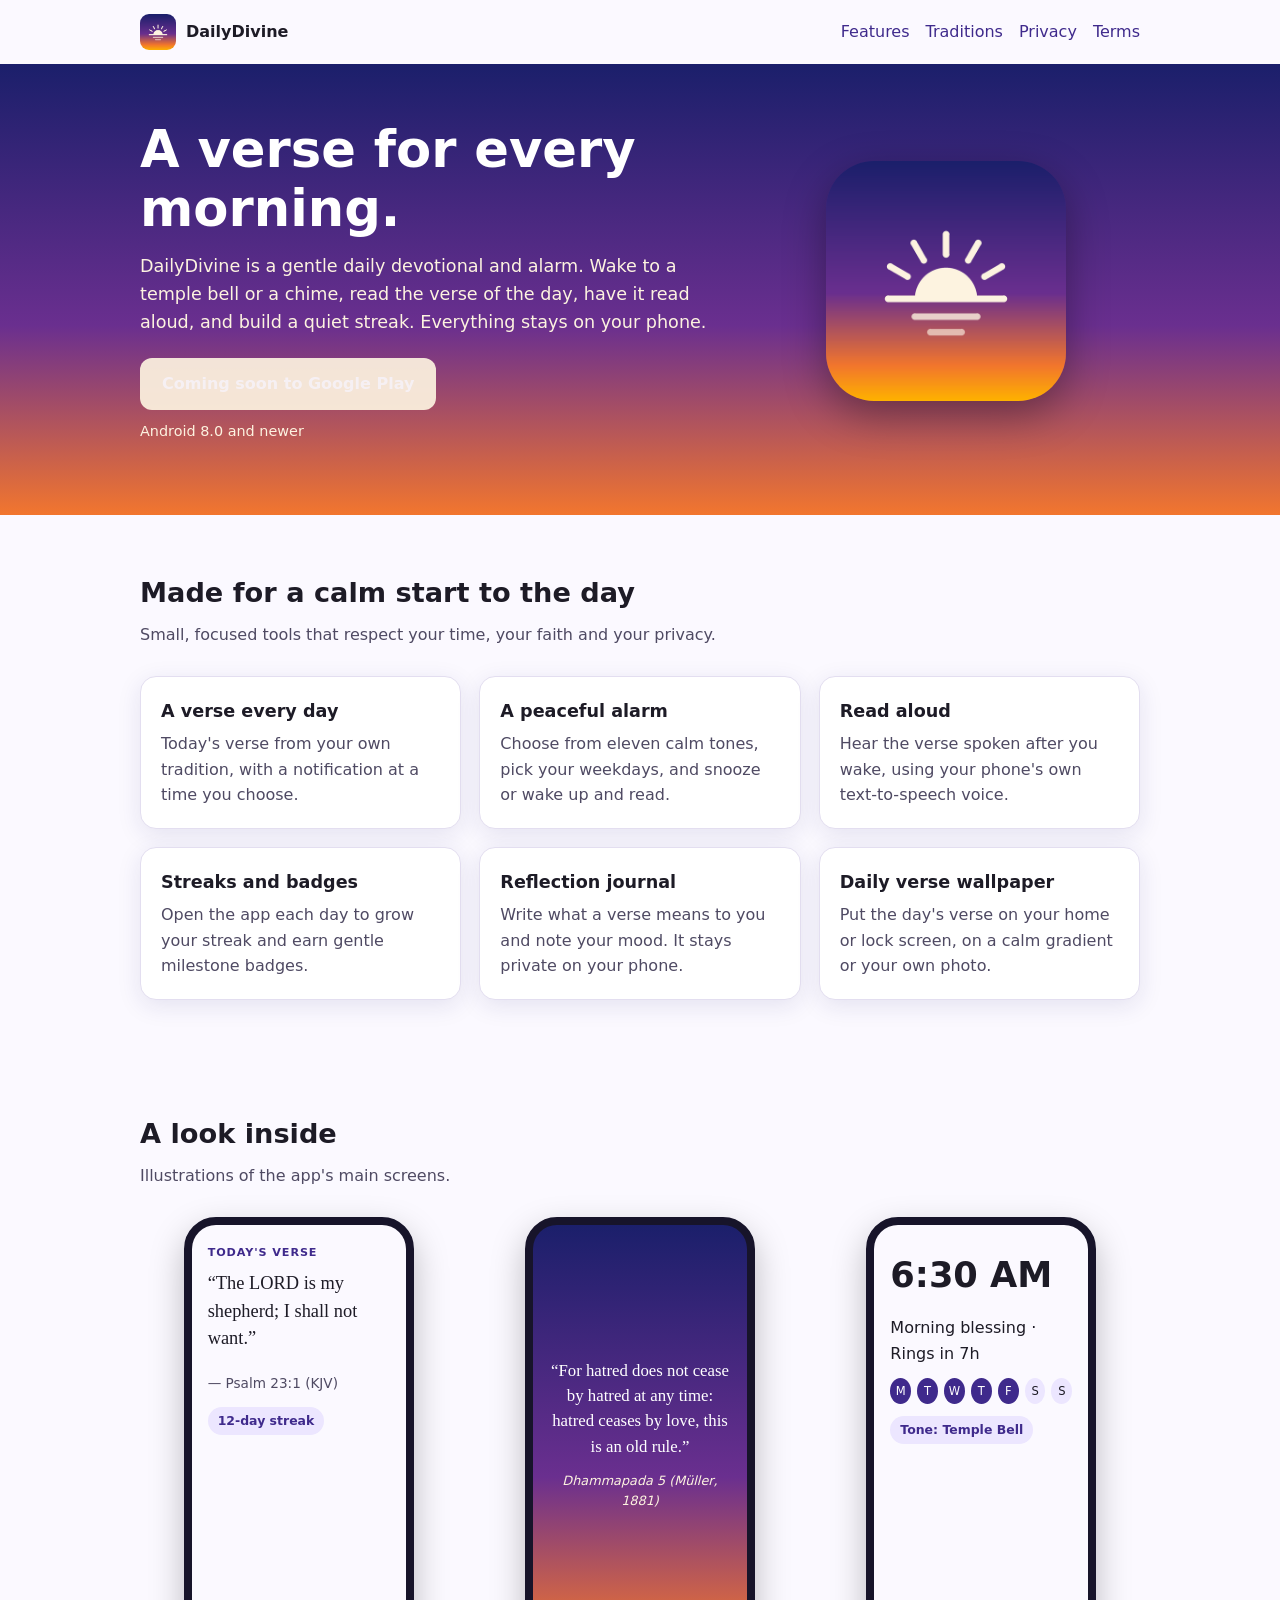
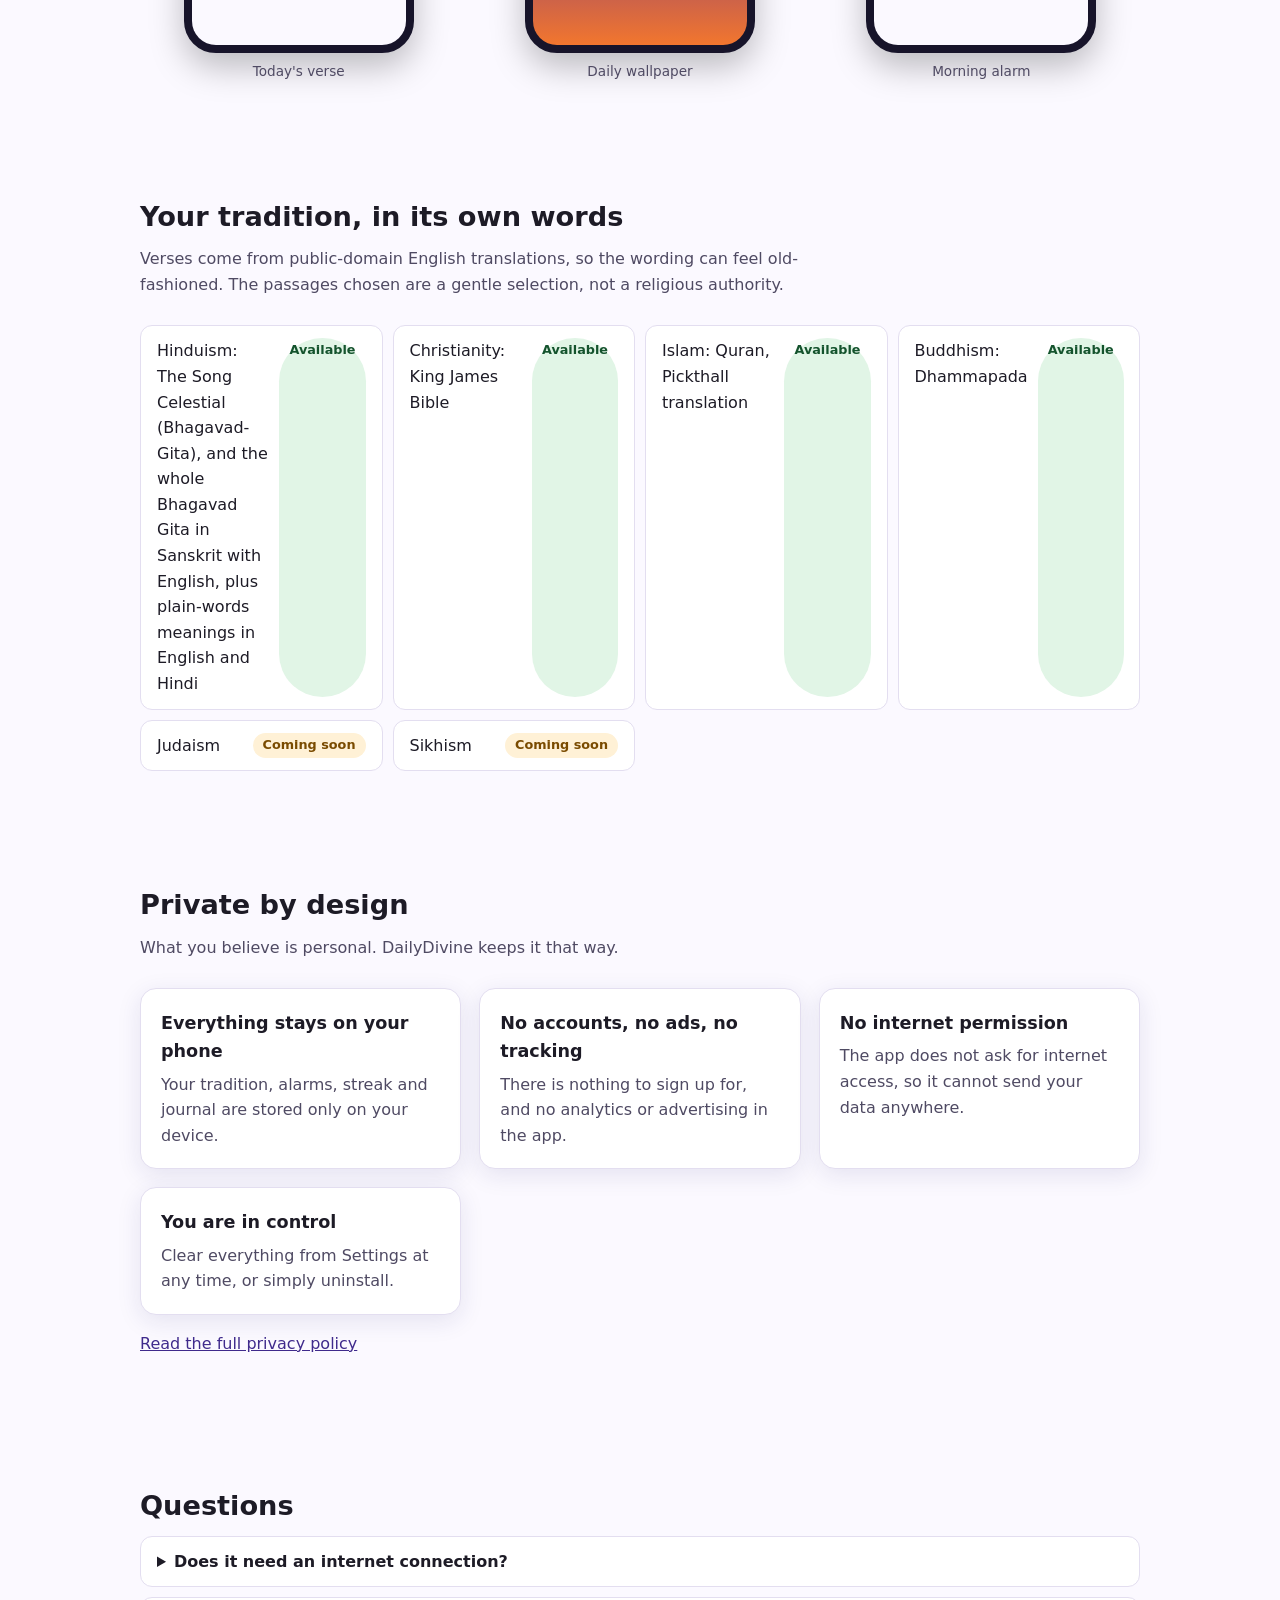
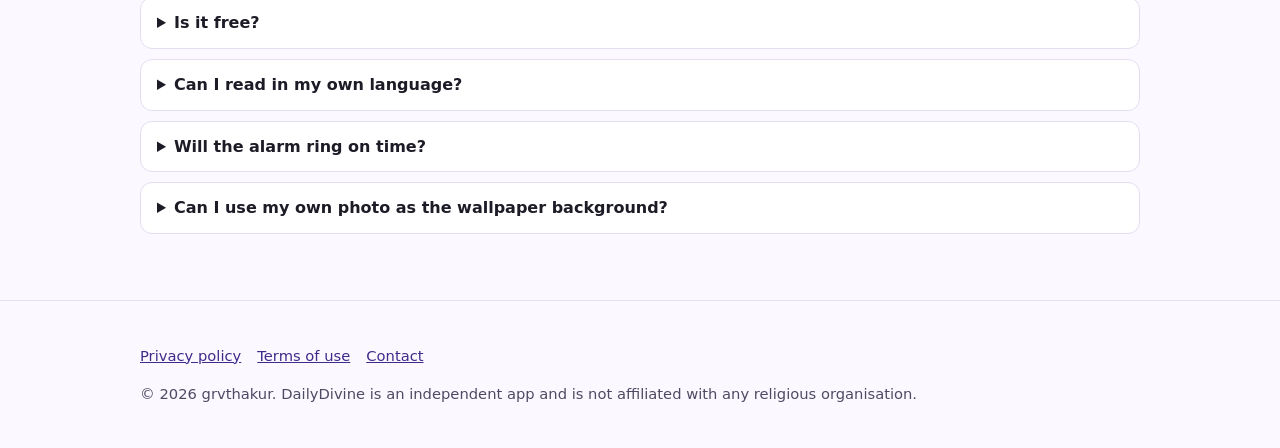
<file: docs/index.html>
<!doctype html>
<html lang="en">
<head>
<meta charset="utf-8">
<meta name="viewport" content="width=device-width, initial-scale=1">
<title>DailyDivine: a verse and a gentle alarm for every morning</title>
<meta name="description" content="DailyDivine is a private daily devotional and alarm for Hinduism, Christianity, Islam and Buddhism. A verse each day, a peaceful wake-up, streaks, a reflection journal and a daily verse wallpaper. No ads, no accounts, everything stays on your phone.">
<meta name="theme-color" content="#1b1f6b">
<link rel="icon" type="image/png" href="assets/favicon-64.png">
<link rel="stylesheet" href="style.css">
<meta property="og:title" content="DailyDivine: a verse for every morning">
<meta property="og:description" content="A private daily devotional and alarm. No ads, no accounts, everything stays on your phone.">
<meta property="og:type" content="website">
<meta property="og:image" content="assets/og-image.png">
<meta name="twitter:card" content="summary_large_image">
</head>
<body>
<a class="skip" href="#main">Skip to content</a>
<div class="wrap">
  <header class="site">
    <a class="brand" href="./"><img src="assets/icon-512.png" alt="" width="36" height="36"> DailyDivine</a>
    <nav aria-label="Main"><a href="#features">Features</a><a href="#traditions">Traditions</a><a href="privacy.html">Privacy</a><a href="terms.html">Terms</a></nav>
  </header>
</div>
<main id="main">
<div class="hero"><div class="wrap">
  <div>
    <h1>A verse for every morning.</h1>
    <p>DailyDivine is a gentle daily devotional and alarm. Wake to a temple bell or a chime, read the verse of the day, have it read aloud, and build a quiet streak. Everything stays on your phone.</p>
    <!--PLAY_BUTTON_START--><a class="btn" href="#get" aria-disabled="true">Coming soon to Google Play</a><span class="badge-note">Android 8.0 and newer</span><!--PLAY_BUTTON_END-->
  </div>
  <img class="hero-icon" src="assets/icon-512.png" alt="DailyDivine app icon: a sun rising over still water" width="240" height="240">
</div></div>

<section id="features"><div class="wrap">
  <h2>Made for a calm start to the day</h2>
  <p class="lead">Small, focused tools that respect your time, your faith and your privacy.</p>
  <div class="grid">
    <div class="card"><h3>A verse every day</h3><p>Today's verse from your own tradition, with a notification at a time you choose.</p></div>
    <div class="card"><h3>A peaceful alarm</h3><p>Choose from eleven calm tones, pick your weekdays, and snooze or wake up and read.</p></div>
    <div class="card"><h3>Read aloud</h3><p>Hear the verse spoken after you wake, using your phone's own text-to-speech voice.</p></div>
    <div class="card"><h3>Streaks and badges</h3><p>Open the app each day to grow your streak and earn gentle milestone badges.</p></div>
    <div class="card"><h3>Reflection journal</h3><p>Write what a verse means to you and note your mood. It stays private on your phone.</p></div>
    <div class="card"><h3>Daily verse wallpaper</h3><p>Put the day's verse on your home or lock screen, on a calm gradient or your own photo.</p></div>
  </div>
</div></section>

<section id="screens" aria-labelledby="screens-h"><div class="wrap">
  <h2 id="screens-h">A look inside</h2>
  <p class="lead">Illustrations of the app's main screens.</p>
  <div class="phones">
    <figure style="margin:0"><div class="phone"><div class="screen s-verse"><span class="k">TODAY'S VERSE</span><blockquote>&ldquo;The LORD is my shepherd; I shall not want.&rdquo;</blockquote><span class="cap" style="text-align:left;color:#4f4a63">&mdash; Psalm 23:1 (KJV)</span><span class="chip">12-day streak</span></div></div><figcaption class="cap">Today's verse</figcaption></figure>
    <figure style="margin:0"><div class="phone"><div class="screen s-wall"><blockquote>&ldquo;For hatred does not cease by hatred at any time: hatred ceases by love, this is an old rule.&rdquo;</blockquote><cite>Dhammapada 5 (M&uuml;ller, 1881)</cite></div></div><figcaption class="cap">Daily wallpaper</figcaption></figure>
    <figure style="margin:0"><div class="phone"><div class="screen s-alarm"><span class="time">6:30 AM</span><span>Morning blessing &middot; Rings in 7h</span><div class="days" aria-hidden="true"><span class="on">M</span><span class="on">T</span><span class="on">W</span><span class="on">T</span><span class="on">F</span><span>S</span><span>S</span></div><span class="chip">Tone: Temple Bell</span></div></div><figcaption class="cap">Morning alarm</figcaption></figure>
  </div>
</div></section>

<section id="traditions"><div class="wrap">
  <h2>Your tradition, in its own words</h2>
  <p class="lead">Verses come from public-domain English translations, so the wording can feel old-fashioned. The passages chosen are a gentle selection, not a religious authority.</p>
  <ul class="trad">
    <li>Hinduism: The Song Celestial (Bhagavad-Gita), and the whole Bhagavad Gita in Sanskrit with English, plus plain-words meanings in English and Hindi <span class="tag">Available</span></li>
    <li>Christianity: King James Bible <span class="tag">Available</span></li>
    <li>Islam: Quran, Pickthall translation <span class="tag">Available</span></li>
    <li>Buddhism: Dhammapada <span class="tag">Available</span></li>
    <li>Judaism <span class="tag soon">Coming soon</span></li>
    <li>Sikhism <span class="tag soon">Coming soon</span></li>
  </ul>
</div></section>

<section id="privacy"><div class="wrap">
  <h2>Private by design</h2>
  <p class="lead">What you believe is personal. DailyDivine keeps it that way.</p>
  <div class="grid">
    <div class="card"><h3>Everything stays on your phone</h3><p>Your tradition, alarms, streak and journal are stored only on your device.</p></div>
    <div class="card"><h3>No accounts, no ads, no tracking</h3><p>There is nothing to sign up for, and no analytics or advertising in the app.</p></div>
    <div class="card"><h3>No internet permission</h3><p>The app does not ask for internet access, so it cannot send your data anywhere.</p></div>
    <div class="card"><h3>You are in control</h3><p>Clear everything from Settings at any time, or simply uninstall.</p></div>
  </div>
  <p><a href="privacy.html">Read the full privacy policy</a></p>
</div></section>

<section id="faq"><div class="wrap">
  <h2>Questions</h2>
  <details><summary>Does it need an internet connection?</summary><p>No. Verses, alarms and the wallpaper all work offline.</p></details>
  <details><summary>Is it free?</summary><p>DailyDivine is free to download and has no ads.</p></details>
  <details><summary>Can I read in my own language?</summary><p>The app, its menus and almost all verses are in English. The Bhagavad Gita verses also appear in Sanskrit, and you can choose Hindi meanings for some of them in Settings. More languages for the verses are planned.</p></details>
  <details><summary>Will the alarm ring on time?</summary><p>It uses Android's alarm-clock scheduling, which is built for this. Some phones restrict background apps, so the app shows a tip where it helps. Please do not rely on any phone app alone for something critical.</p></details>
  <details><summary>Can I use my own photo as the wallpaper background?</summary><p>Yes. You choose a photo with Android's photo picker, and the app only ever sees that one photo. It replaces your wallpaper once a day with the day's verse, and you can turn it off at any time.</p></details>
</div></section>
</main>
<footer><div class="wrap">
  <p><a href="privacy.html">Privacy policy</a><a href="terms.html">Terms of use</a><a href="mailto:gaurav954624@gmail.com">Contact</a></p>
  <p>&copy; 2026 grvthakur. DailyDivine is an independent app and is not affiliated with any religious organisation.</p>
</div></footer>
</body>
</html>
</file>
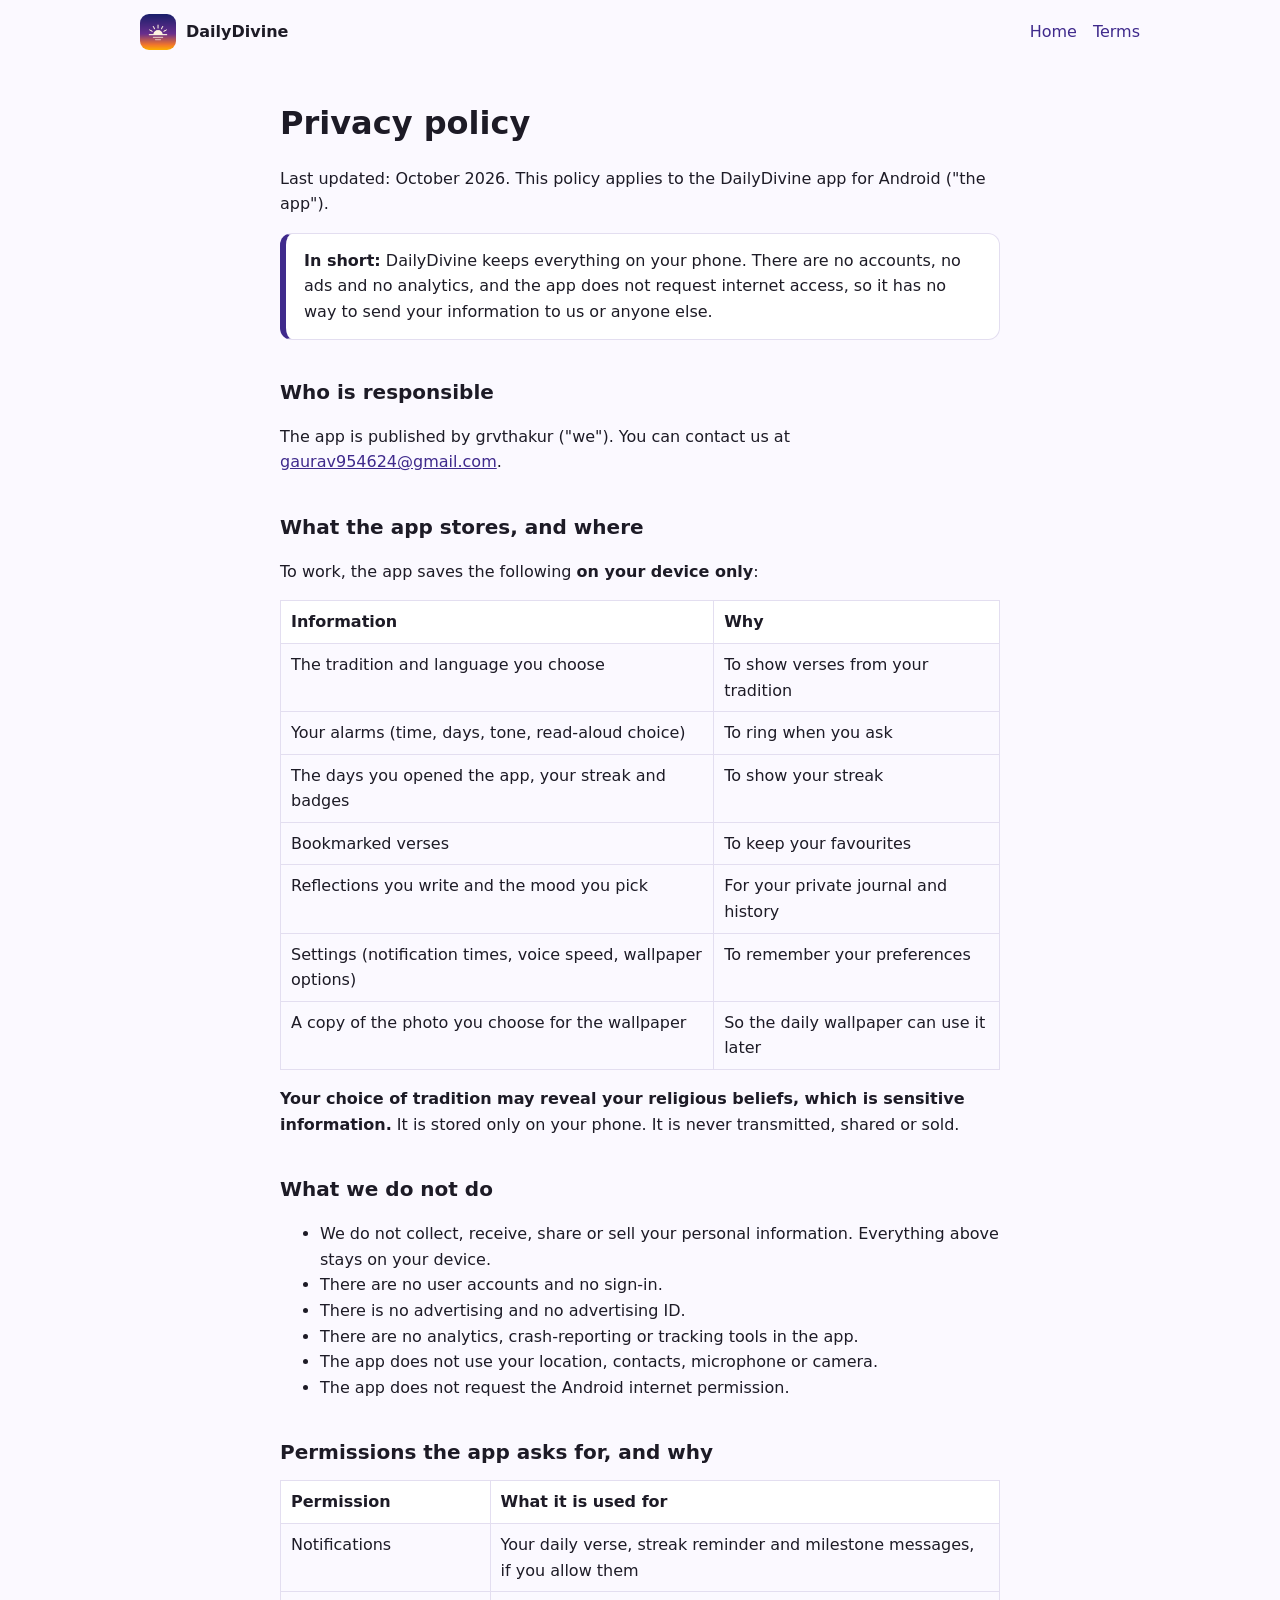
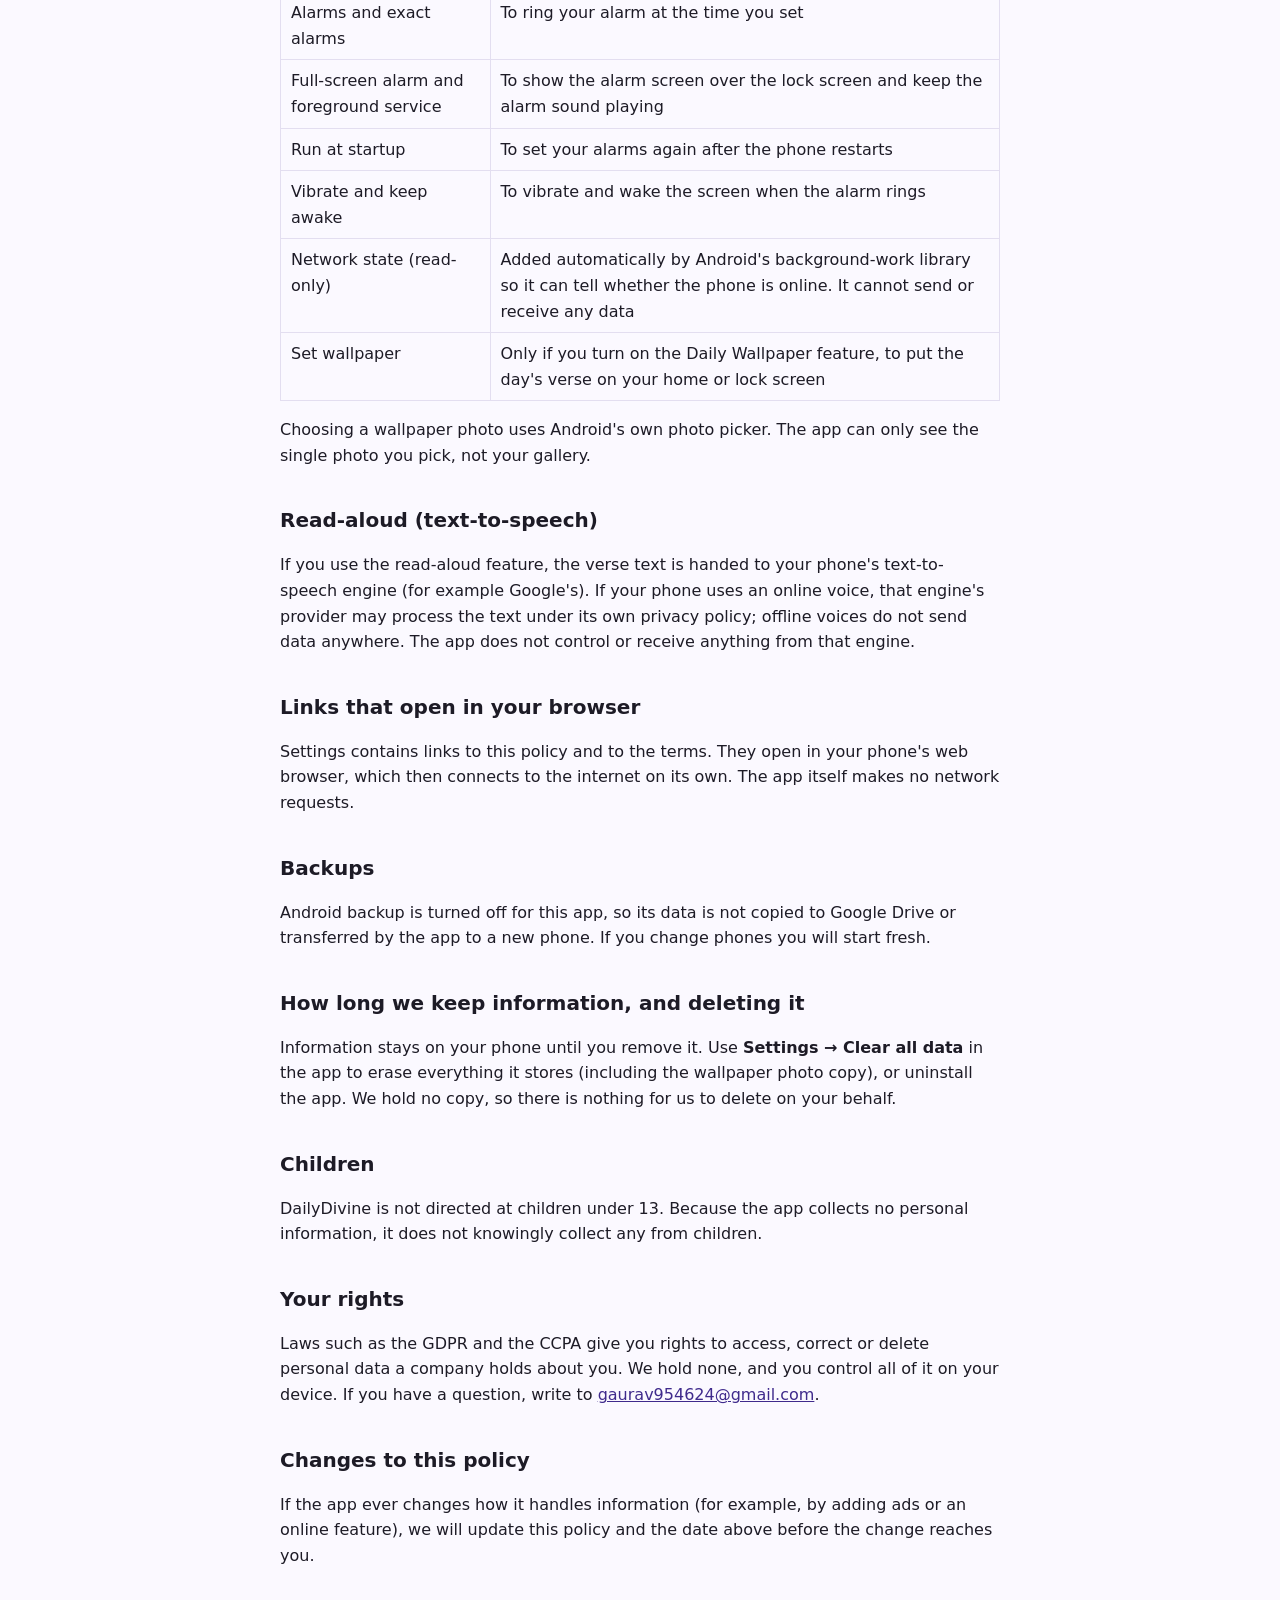
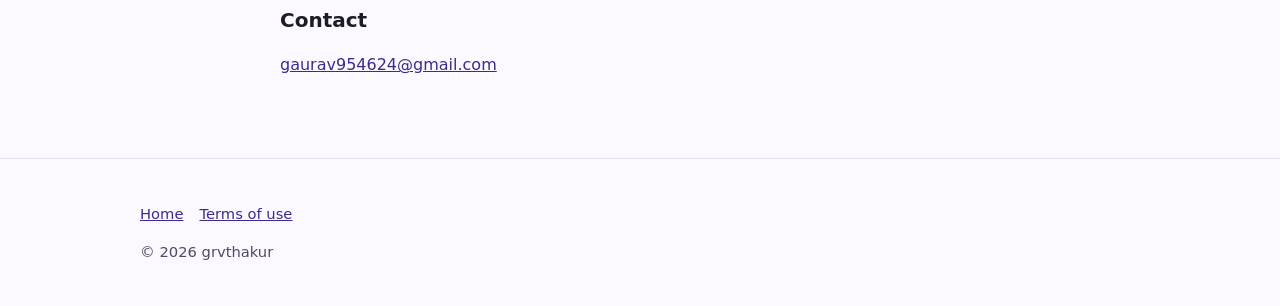
<file: docs/privacy.html>
<!doctype html>
<html lang="en">
<head>
<meta charset="utf-8">
<meta name="viewport" content="width=device-width, initial-scale=1">
<title>Privacy policy | DailyDivine</title>
<meta name="description" content="DailyDivine's privacy policy: everything stays on your phone. No accounts, no ads, no analytics, no internet permission.">
<meta name="theme-color" content="#1b1f6b">
<link rel="icon" type="image/png" href="assets/favicon-64.png">
<link rel="stylesheet" href="style.css">
</head>
<body>
<div class="wrap"><header class="site"><a class="brand" href="./"><img src="assets/icon-512.png" alt="" width="36" height="36"> DailyDivine</a><nav aria-label="Main"><a href="./">Home</a><a href="terms.html">Terms</a></nav></header></div>
<main class="doc">
<h1>Privacy policy</h1>
<p>Last updated: October 2026. This policy applies to the DailyDivine app for Android ("the app").</p>

<div class="summary"><strong>In short:</strong> DailyDivine keeps everything on your phone. There are no accounts, no ads and no analytics, and the app does not request internet access, so it has no way to send your information to us or anyone else.</div>

<h2>Who is responsible</h2>
<p>The app is published by grvthakur ("we"). You can contact us at <a href="mailto:gaurav954624@gmail.com">gaurav954624@gmail.com</a>.</p>

<h2>What the app stores, and where</h2>
<p>To work, the app saves the following <strong>on your device only</strong>:</p>
<table>
<tr><th>Information</th><th>Why</th></tr>
<tr><td>The tradition and language you choose</td><td>To show verses from your tradition</td></tr>
<tr><td>Your alarms (time, days, tone, read-aloud choice)</td><td>To ring when you ask</td></tr>
<tr><td>The days you opened the app, your streak and badges</td><td>To show your streak</td></tr>
<tr><td>Bookmarked verses</td><td>To keep your favourites</td></tr>
<tr><td>Reflections you write and the mood you pick</td><td>For your private journal and history</td></tr>
<tr><td>Settings (notification times, voice speed, wallpaper options)</td><td>To remember your preferences</td></tr>
<tr><td>A copy of the photo you choose for the wallpaper</td><td>So the daily wallpaper can use it later</td></tr>
</table>
<p><strong>Your choice of tradition may reveal your religious beliefs, which is sensitive information.</strong> It is stored only on your phone. It is never transmitted, shared or sold.</p>

<h2>What we do not do</h2>
<ul>
<li>We do not collect, receive, share or sell your personal information. Everything above stays on your device.</li>
<li>There are no user accounts and no sign-in.</li>
<li>There is no advertising and no advertising ID.</li>
<li>There are no analytics, crash-reporting or tracking tools in the app.</li>
<li>The app does not use your location, contacts, microphone or camera.</li>
<li>The app does not request the Android internet permission.</li>
</ul>

<h2>Permissions the app asks for, and why</h2>
<table>
<tr><th>Permission</th><th>What it is used for</th></tr>
<tr><td>Notifications</td><td>Your daily verse, streak reminder and milestone messages, if you allow them</td></tr>
<tr><td>Alarms and exact alarms</td><td>To ring your alarm at the time you set</td></tr>
<tr><td>Full-screen alarm and foreground service</td><td>To show the alarm screen over the lock screen and keep the alarm sound playing</td></tr>
<tr><td>Run at startup</td><td>To set your alarms again after the phone restarts</td></tr>
<tr><td>Vibrate and keep awake</td><td>To vibrate and wake the screen when the alarm rings</td></tr>
<tr><td>Network state (read-only)</td><td>Added automatically by Android's background-work library so it can tell whether the phone is online. It cannot send or receive any data</td></tr>
<tr><td>Set wallpaper</td><td>Only if you turn on the Daily Wallpaper feature, to put the day's verse on your home or lock screen</td></tr>
</table>
<p>Choosing a wallpaper photo uses Android's own photo picker. The app can only see the single photo you pick, not your gallery.</p>

<h2>Read-aloud (text-to-speech)</h2>
<p>If you use the read-aloud feature, the verse text is handed to your phone's text-to-speech engine (for example Google's). If your phone uses an online voice, that engine's provider may process the text under its own privacy policy; offline voices do not send data anywhere. The app does not control or receive anything from that engine.</p>

<h2>Links that open in your browser</h2>
<p>Settings contains links to this policy and to the terms. They open in your phone's web browser, which then connects to the internet on its own. The app itself makes no network requests.</p>

<h2>Backups</h2>
<p>Android backup is turned off for this app, so its data is not copied to Google Drive or transferred by the app to a new phone. If you change phones you will start fresh.</p>

<h2>How long we keep information, and deleting it</h2>
<p>Information stays on your phone until you remove it. Use <strong>Settings &rarr; Clear all data</strong> in the app to erase everything it stores (including the wallpaper photo copy), or uninstall the app. We hold no copy, so there is nothing for us to delete on your behalf.</p>

<h2>Children</h2>
<p>DailyDivine is not directed at children under 13. Because the app collects no personal information, it does not knowingly collect any from children.</p>

<h2>Your rights</h2>
<p>Laws such as the GDPR and the CCPA give you rights to access, correct or delete personal data a company holds about you. We hold none, and you control all of it on your device. If you have a question, write to <a href="mailto:gaurav954624@gmail.com">gaurav954624@gmail.com</a>.</p>

<h2>Changes to this policy</h2>
<p>If the app ever changes how it handles information (for example, by adding ads or an online feature), we will update this policy and the date above before the change reaches you.</p>

<h2>Contact</h2>
<p><a href="mailto:gaurav954624@gmail.com">gaurav954624@gmail.com</a></p>
</main>
<footer><div class="wrap"><p><a href="./">Home</a><a href="terms.html">Terms of use</a></p><p>&copy; 2026 grvthakur</p></div></footer>
</body>
</html>
</file>
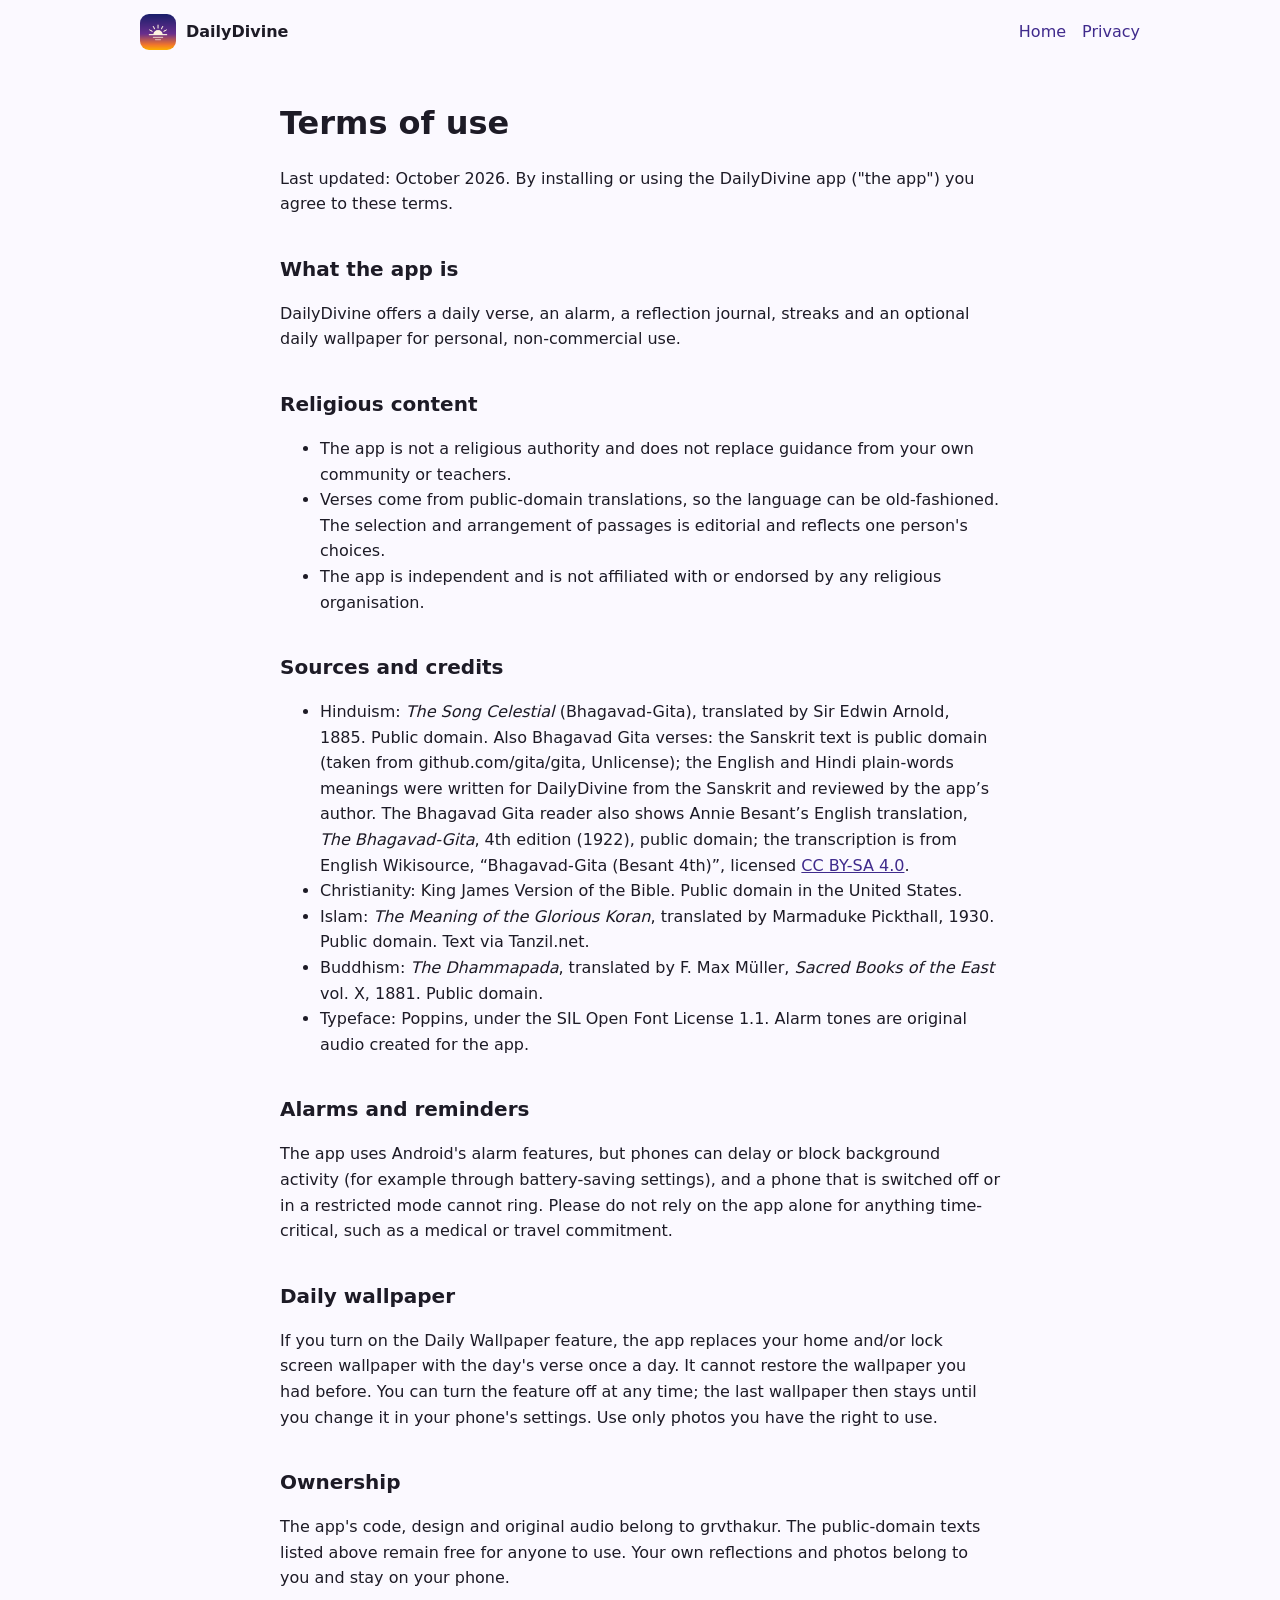
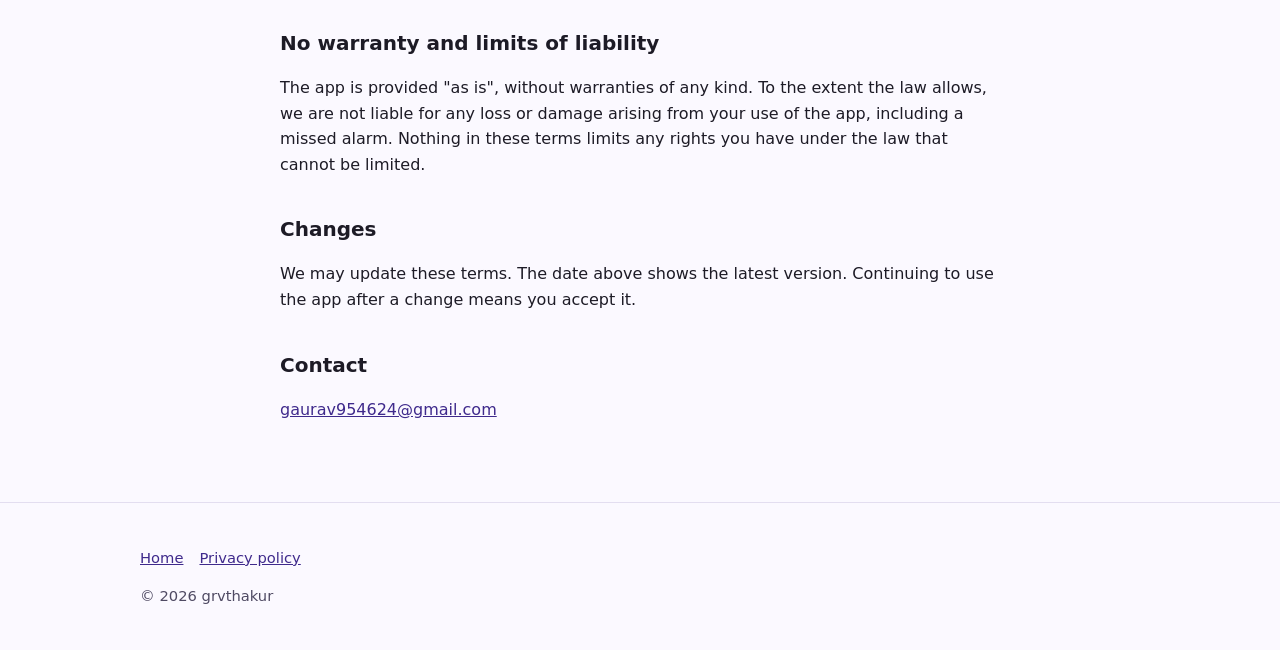
<file: docs/terms.html>
<!doctype html>
<html lang="en">
<head>
<meta charset="utf-8">
<meta name="viewport" content="width=device-width, initial-scale=1">
<title>Terms of use | DailyDivine</title>
<meta name="description" content="Terms of use for the DailyDivine app.">
<meta name="theme-color" content="#1b1f6b">
<link rel="icon" type="image/png" href="assets/favicon-64.png">
<link rel="stylesheet" href="style.css">
</head>
<body>
<div class="wrap"><header class="site"><a class="brand" href="./"><img src="assets/icon-512.png" alt="" width="36" height="36"> DailyDivine</a><nav aria-label="Main"><a href="./">Home</a><a href="privacy.html">Privacy</a></nav></header></div>
<main class="doc">
<h1>Terms of use</h1>
<p>Last updated: October 2026. By installing or using the DailyDivine app ("the app") you agree to these terms.</p>

<h2>What the app is</h2>
<p>DailyDivine offers a daily verse, an alarm, a reflection journal, streaks and an optional daily wallpaper for personal, non-commercial use.</p>

<h2>Religious content</h2>
<ul>
<li>The app is not a religious authority and does not replace guidance from your own community or teachers.</li>
<li>Verses come from public-domain translations, so the language can be old-fashioned. The selection and arrangement of passages is editorial and reflects one person's choices.</li>
<li>The app is independent and is not affiliated with or endorsed by any religious organisation.</li>
</ul>

<h2>Sources and credits</h2>
<ul>
<li>Hinduism: <em>The Song Celestial</em> (Bhagavad-Gita), translated by Sir Edwin Arnold, 1885. Public domain. Also Bhagavad Gita verses: the Sanskrit text is public domain (taken from github.com/gita/gita, Unlicense); the English and Hindi plain-words meanings were written for DailyDivine from the Sanskrit and reviewed by the app&rsquo;s author. The Bhagavad Gita reader also shows Annie Besant&rsquo;s English translation, <em>The Bhagavad-Gita</em>, 4th edition (1922), public domain; the transcription is from English Wikisource, &ldquo;Bhagavad-Gita (Besant 4th)&rdquo;, licensed <a href="https://creativecommons.org/licenses/by-sa/4.0/">CC BY-SA 4.0</a>.</li>
<li>Christianity: King James Version of the Bible. Public domain in the United States.</li>
<li>Islam: <em>The Meaning of the Glorious Koran</em>, translated by Marmaduke Pickthall, 1930. Public domain. Text via Tanzil.net.</li>
<li>Buddhism: <em>The Dhammapada</em>, translated by F. Max M&uuml;ller, <em>Sacred Books of the East</em> vol. X, 1881. Public domain.</li>
<li>Typeface: Poppins, under the SIL Open Font License 1.1. Alarm tones are original audio created for the app.</li>
</ul>

<h2>Alarms and reminders</h2>
<p>The app uses Android's alarm features, but phones can delay or block background activity (for example through battery-saving settings), and a phone that is switched off or in a restricted mode cannot ring. Please do not rely on the app alone for anything time-critical, such as a medical or travel commitment.</p>

<h2>Daily wallpaper</h2>
<p>If you turn on the Daily Wallpaper feature, the app replaces your home and/or lock screen wallpaper with the day's verse once a day. It cannot restore the wallpaper you had before. You can turn the feature off at any time; the last wallpaper then stays until you change it in your phone's settings. Use only photos you have the right to use.</p>

<h2>Ownership</h2>
<p>The app's code, design and original audio belong to grvthakur. The public-domain texts listed above remain free for anyone to use. Your own reflections and photos belong to you and stay on your phone.</p>

<h2>No warranty and limits of liability</h2>
<p>The app is provided "as is", without warranties of any kind. To the extent the law allows, we are not liable for any loss or damage arising from your use of the app, including a missed alarm. Nothing in these terms limits any rights you have under the law that cannot be limited.</p>

<h2>Changes</h2>
<p>We may update these terms. The date above shows the latest version. Continuing to use the app after a change means you accept it.</p>

<h2>Contact</h2>
<p><a href="mailto:gaurav954624@gmail.com">gaurav954624@gmail.com</a></p>
</main>
<footer><div class="wrap"><p><a href="./">Home</a><a href="privacy.html">Privacy policy</a></p><p>&copy; 2026 grvthakur</p></div></footer>
</body>
</html>
</file>
<file: docs/style.css>
:root{
  --indigo:#1b1f6b; --violet:#6a2f8f; --amber:#ffb300; --accent:#3f2a8c; --accent-contrast:#ffffff;
  --bg:#fbf9ff; --surface:#ffffff; --text:#1d1b26; --muted:#4f4a63; --border:#e3def0;
  --shadow:0 6px 24px rgba(27,31,107,.10);
}
@media (prefers-color-scheme:dark){
  :root{ --accent:#c7b8ff; --accent-contrast:#1b1233; --bg:#14121c; --surface:#1e1b2b; --text:#efecf8; --muted:#bdb7d1; --border:#332f47; --shadow:none; }
}
*{box-sizing:border-box}
html{scroll-behavior:smooth}
body{margin:0;font-family:system-ui,-apple-system,"Segoe UI",Roboto,"Helvetica Neue",Arial,sans-serif;line-height:1.6;color:var(--text);background:var(--bg)}
a{color:var(--accent)} a:focus-visible,button:focus-visible,summary:focus-visible{outline:3px solid var(--amber);outline-offset:2px;border-radius:4px}
.wrap{max-width:1040px;margin:0 auto;padding:0 20px}
.skip{position:absolute;left:-999px;top:0;background:var(--accent);color:var(--accent-contrast);padding:8px 12px;z-index:10}.skip:focus{left:8px}
header.site{display:flex;align-items:center;justify-content:space-between;gap:12px;padding:14px 0;flex-wrap:wrap}
.brand{display:flex;align-items:center;gap:10px;font-weight:700;color:var(--text);text-decoration:none}
.brand img{width:36px;height:36px;border-radius:9px}
nav a{margin-left:16px;text-decoration:none;font-weight:500}
.hero{background:linear-gradient(180deg,#1b1f6b 0%,#6a2f8f 58%,#f2762e 100%);color:#fff;padding:56px 0 72px}
.hero .wrap{display:grid;gap:32px;grid-template-columns:1.2fr .8fr;align-items:center}
.hero h1{font-size:clamp(2rem,5vw,3.2rem);line-height:1.15;margin:0 0 14px}
.hero p{font-size:1.1rem;max-width:34em;margin:0 0 22px;color:#fdf3e0}
.hero a{color:#fff}
.btn{display:inline-block;background:#fdf3e0;color:#1b1f6b;font-weight:700;padding:13px 22px;border-radius:12px;text-decoration:none}
.btn[aria-disabled="true"]{opacity:.92;cursor:default}
.badge-note{display:block;margin-top:10px;font-size:.9rem;color:#fdf3e0}
.hero-icon{justify-self:center;width:min(240px,60vw);border-radius:48px;box-shadow:0 14px 40px rgba(0,0,0,.35)}
section{padding:56px 0} h2{font-size:1.7rem;margin:0 0 8px} .lead{color:var(--muted);margin:0 0 28px;max-width:44em}
.grid{display:grid;gap:18px;grid-template-columns:repeat(auto-fit,minmax(260px,1fr))}
.card{background:var(--surface);border:1px solid var(--border);border-radius:16px;padding:20px;box-shadow:var(--shadow)}
.card h3{margin:0 0 6px;font-size:1.1rem}.card p{margin:0;color:var(--muted)}
.phones{display:grid;gap:24px;grid-template-columns:repeat(auto-fit,minmax(220px,1fr));justify-items:center}
.phone{width:230px;border-radius:32px;border:8px solid #17142a;background:#17142a;overflow:hidden;box-shadow:0 14px 34px rgba(0,0,0,.25)}
.screen{min-height:420px;padding:22px 16px;display:flex;flex-direction:column;gap:12px}
.s-verse{background:#fbf9ff;color:#1d1b26}.s-verse .k{font:600 .7rem/1 system-ui;letter-spacing:.08em;color:#3f2a8c}
.s-verse blockquote{margin:0;font-family:Georgia,"Times New Roman",serif;font-size:1.15rem;line-height:1.5}
.chip{align-self:flex-start;background:#ece6ff;color:#3f2a8c;border-radius:999px;padding:4px 10px;font-size:.78rem;font-weight:600}
.s-wall{background:linear-gradient(180deg,#1b1f6b,#6a2f8f 60%,#f2762e);color:#fff;justify-content:center;text-align:center}
.s-wall blockquote{margin:0;font-family:Georgia,serif;font-size:1.05rem;line-height:1.5}.s-wall cite{font-size:.8rem;color:#fdf3e0}
.s-alarm{background:#fbf9ff;color:#1d1b26}.time{font-size:2.2rem;font-weight:700}
.days{display:flex;gap:6px}.days span{width:26px;height:26px;border-radius:50%;background:#ece6ff;color:#1d1b26;font-size:.72rem;display:grid;place-items:center}.days .on{background:#3f2a8c;color:#fff}
.cap{font-size:.85rem;color:var(--muted);text-align:center;margin-top:8px}
.trad{list-style:none;padding:0;margin:0;display:grid;gap:10px;grid-template-columns:repeat(auto-fit,minmax(240px,1fr))}
.trad li{background:var(--surface);border:1px solid var(--border);border-radius:12px;padding:12px 16px;display:flex;justify-content:space-between;gap:10px}
.tag{font-size:.8rem;font-weight:700;border-radius:999px;padding:2px 10px;background:#e1f5e6;color:#14532d}.tag.soon{background:#fff1d6;color:#7a4b00}
@media (prefers-color-scheme:dark){.tag{background:#17391f;color:#b7efc5}.tag.soon{background:#46330a;color:#ffe2a8}.chip,.days span{background:#2c2745}.s-verse,.s-alarm{background:#f4f1ff}}
details{background:var(--surface);border:1px solid var(--border);border-radius:12px;padding:12px 16px;margin-bottom:10px}summary{cursor:pointer;font-weight:600}details p{margin:10px 0 0;color:var(--muted)}
footer{border-top:1px solid var(--border);padding:28px 0;color:var(--muted);font-size:.92rem}footer a{margin-right:16px}
.doc{max-width:760px;margin:0 auto;padding:28px 20px 64px}.doc h1{font-size:2rem;margin:.2em 0}.doc h2{font-size:1.25rem;margin:1.8em 0 .4em}
.doc table{border-collapse:collapse;width:100%;margin:12px 0}.doc th,.doc td{border:1px solid var(--border);padding:8px 10px;text-align:left;vertical-align:top}.doc th{background:var(--surface)}
.summary{background:var(--surface);border:1px solid var(--border);border-left:6px solid var(--accent);border-radius:12px;padding:14px 18px}
@media (max-width:760px){.hero .wrap{grid-template-columns:1fr}.hero-icon{order:-1;width:120px;border-radius:28px}nav a{margin:0 14px 0 0}}
@media (prefers-reduced-motion:reduce){html{scroll-behavior:auto}}
</file>
